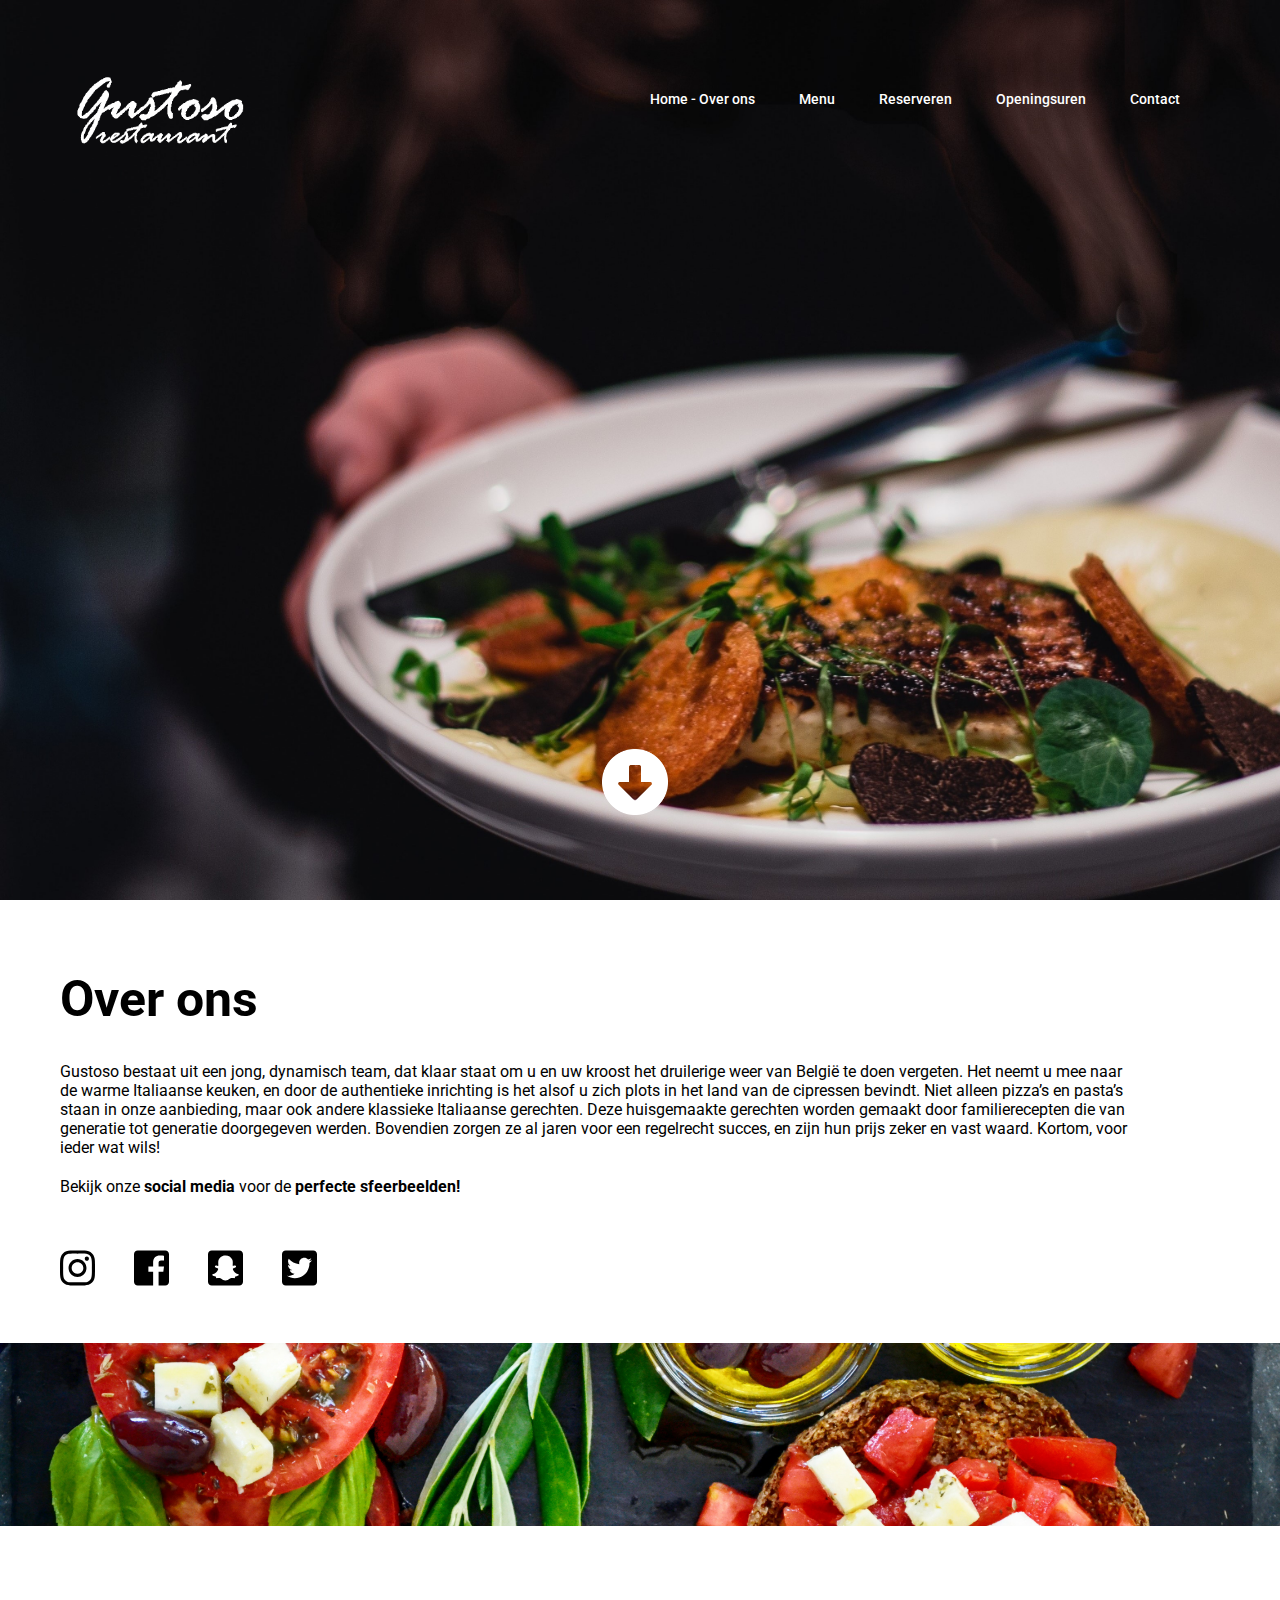
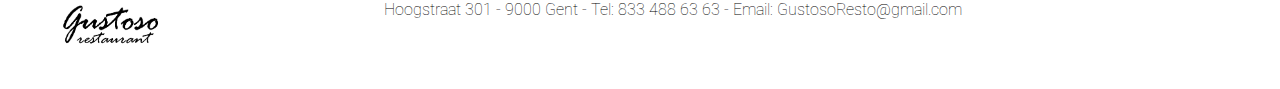
<file: index.html>
<!DOCTYPE html>
<html lang="en">
   <head>
      <meta charset="UTF-8">
      <meta name="viewport" content="width=device-width, initial-scale=1.0">
      <meta http-equiv="X-UA-Compatible" content="ie=edge">
      <link rel="stylesheet" href="./css/style.css">
      <link rel="stylesheet" media="screen and (max-width: 600px)" href="./css/smallscreen.css">
      <link rel="stylesheet" media="screen and (min-width: 601px) and (max-width: 900px)" href="./css/mediumsmall.css" />
      <link rel="stylesheet" media="screen and (min-width: 901px) and (max-width: 1330px)" href="./css/mediumbig.css">

      <link href="https://fonts.googleapis.com/css?family=Roboto:300&display=swap" rel="stylesheet">
      <link href="https://fonts.googleapis.com/css?family=Roboto:400,500,700" rel="stylesheet">
      <title>Eindopdracht - Fabio Le Noir</title>
   </head>
   <body>
      <header >
         <img class="logo" src="./fotos/Logo_gustoso_wit.png" alt="logo">
         <nav>
            <ul class="navlist">
               <li><a href="#">Home - Over ons</a></li>
               <li><a href="#">Menu</a></li>
               <li><a href="#">Reserveren</a></li>
               <li><a href="#">Openingsuren</a></li>
               <li><a href="#">Contact</a></li>
            </ul>
         </nav>
         <div class="buttonWrapper">
            <span class="button"><img class="arrow" src="./fotos/arrow-alt-circle-down-solid.png" alt="arrow"></span>
         </div>
      </header>
      <div class="text">
         <h1>Over ons</h1>
         <p>Gustoso bestaat uit een jong, dynamisch team, dat klaar staat om u en uw kroost
              het druilerige weer van België te doen vergeten. Het neemt u mee naar de warme Italiaanse 
              keuken, en door de authentieke inrichting is het alsof u zich plots in het land van de cipressen bevindt. 
              Niet alleen pizza’s en pasta’s staan in onze aanbieding, maar ook andere klassieke Italiaanse gerechten. 
              Deze huisgemaakte gerechten worden gemaakt door familierecepten die van generatie tot generatie doorgegeven werden. 
              Bovendien zorgen ze al jaren voor een regelrecht succes, en zijn hun prijs zeker en vast waard. Kortom, voor 
              ieder wat wils! 
         </p>
         <p>Bekijk onze <b>social media</b> voor de <b>perfecte sfeerbeelden!</b></p>
      </div>
      <div class="socialmediaAll">
      <ul>
         <li class="socialmediaGroup"><a href="#"><img src="./fotos/instagram-brands.svg" alt="insta"></a></li>
         <li class="socialmediaGroup"><a href="#"><img src="./fotos/facebook-square-brands.svg" alt="facebook"></a></li>
         <li class="socialmediaGroup"><a href="#"><img src="./fotos/snapchat-square-brands.svg" alt="snap"></a></li>
         <li class="socialmediaGroup"><a href="#"><img src="./fotos/twitter-square-brands.svg" alt="twitter"></a></li>
      </ul>
    </div>
      <div class="imageContainer">
         <img src="./fotos/cheese-cuisine-diet-1239312.jpg"/>
      </div>
      <footer>
            <img class="footerlogo" src="./fotos/Schermopname (58).png" alt="logo">
          <p class="footer"> Hoogstraat 301  -   9000 Gent   -   Tel: 833 488 63 63   -   Email: GustosoResto@gmail.com </p>
      </footer>
   </body>
</html>
</file>
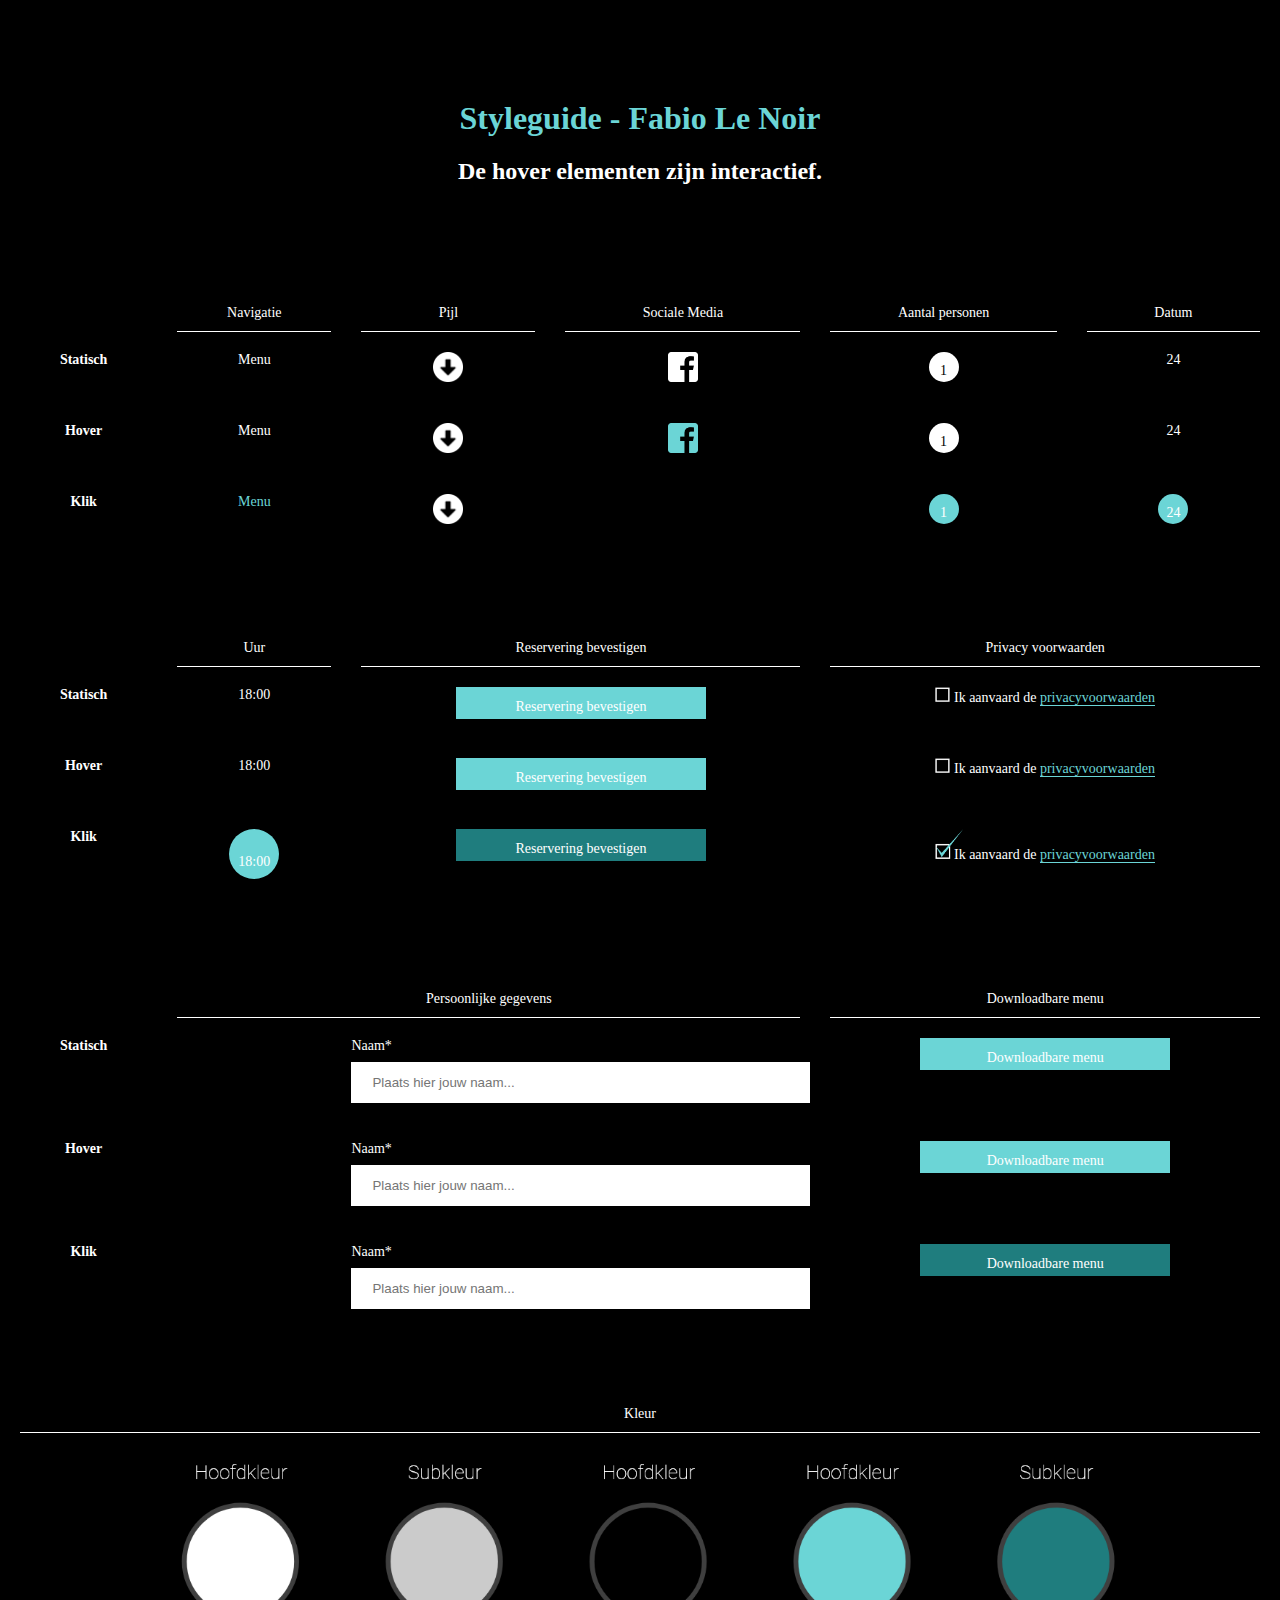
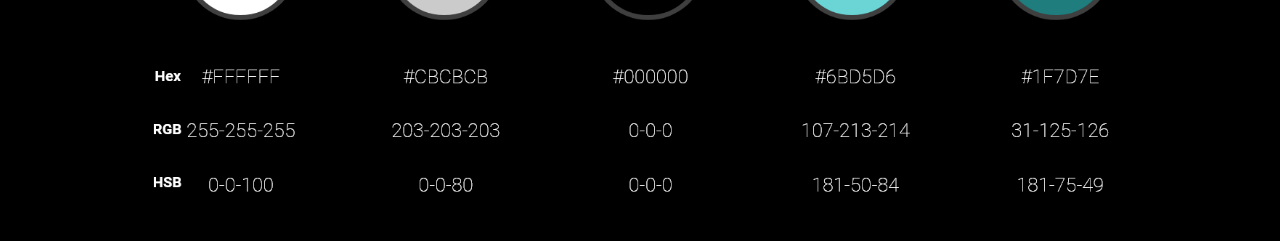
<file: Styleguide/index.html>
<!DOCTYPE html>
<html lang="en">
   <head>
      <meta charset="UTF-8">
      <meta name="viewport" content="width=device-width, initial-scale=1.0">
      <meta http-equiv="X-UA-Compatible" content="ie=edge">
      <link rel="stylesheet" href="./css/styleguide.css">
      <title>Styleguide - Fabio Le Noir</title>
   </head>
   <body>
      <h1>Styleguide - Fabio Le Noir</h1>
      <h2>De hover elementen zijn interactief. </h2>
      <div class="grid-container">
         <div class="item1"></div>
         <div class="titels">Navigatie</div>
         <div class="titels">Pijl</div>
         <div class="titels">Sociale Media</div>
         <div class="titels">Aantal personen</div>
         <div class="titels">Datum</div>
         <div class="state">Statisch</div>
         <div class="menu">Menu</div>
         <div class="black"><img class="pijl" src="./fotos/arrow-alt-circle-down-solid.png" alt="pijl"></div>
         <div class="black"><img class="socialMedia" src="./fotos/facebook-square-brands_wit.png" alt="socilMedia"></div>
         <div class="black"><span class="dot">1</span></div>
         <div class="datum">24</div>
         <div class="state">Hover</div>
         <div>
            <p class="menuHover">Menu</p>
         </div>
         <div class="black"><img class="pijlHover" src="./fotos/arrow-alt-circle-down-solid.png" alt="pijl"></div>
         <div class="black"><img class="socialMedia" src="./fotos/facebook-square-brands_blauw.png" alt="socilMedia"></div>
         <div class="black"><span class="dotHover">1</span></div>
         <div>
            <p class="datumHover">24</p>
         </div>
         <div class="state">Klik</div>
         <div class="menuKlik">Menu</div>
         <div class="black"><img class="pijl" src="./fotos/arrow-alt-circle-down-solid.png" alt="pijl"></div>
         <div class="black"></div>
         <div class="black"><span class="dotKlik">1</span></div>
         <div class="black"><span class="datumKlik">24</span></div>
         <div class="black"></div>
         <div class="titels">Uur</div>
         <div class="reserveringBevestigenTitels">Reservering bevestigen</div>
         <div class="privacyvoorwaardenTitels">Privacy voorwaarden</div>
         <div class="state">Statisch</div>
         <div class="uur">18:00</div>
         <div class="reserveringBevestigen"><span class="rechthoekReservering">Reservering bevestigen</span></div>
         <div class="privacyvoorwaarden"><img class="checkbox" src="./fotos/Schermopname (67).png" alt="checkbox"> Ik aanvaard de <span class="kleurPrivacy">privacyvoorwaarden</span></div>
         <div class="state">Hover</div>
         <div class="black">
            <p class="uurHover">18:00</p>
         </div>
         <div class="reserveringBevestigen"><span class="rechthoekReserveringHover">Reservering bevestigen</span></div>
         <div class="privacyvoorwaarden"><img  class="checkbox" src="./fotos/Schermopname (67).png" alt="checkbox"> Ik aanvaard de <span class="kleurPrivacy">privacyvoorwaarden</span></div>
         <div class="state">Klik</div>
         <div class="black"><span class="uurKlik">18:00</span></div>
         <div class="reserveringBevestigen"><span class="rechthoekReserveringKlik">Reservering bevestigen</span></div>
         <div class="privacyvoorwaarden"><img  class="checkboxKlik" src="./fotos/Schermopname (65).png" alt="checkbox"> Ik aanvaard de <span class="kleurPrivacy">privacyvoorwaarden</span></div>
         <div class="black"></div>
         <div class="persoonlijkeGegevensTitels">Persoonlijke gegevens</div>
         <div class="downloadbareMenuTitels">Downloadbare menu</div>
         <div class="statePadding">Statisch</div>
         <div class="black"></div>

         <div class="persoonlijkeGegevens">
        <form action="/action_page.php">
          <label class="label" for="fname">Naam*</label>
          <input type="text" id="fname" name="firstname" placeholder="Plaats hier jouw naam...">
        </div>
        
         <div class="downloadbareMenu"><span class="rechthoekReservering">Downloadbare menu</span></div>
         <div class="statePadding">Hover</div>
         <div class="black"></div>
         <div class="persoonlijkeGegevens"><form action="/action_page.php">
          <label class="label" for="fname">Naam*</label>
          <input type="text" id="fname" name="firstname" placeholder="Plaats hier jouw naam..."></div>
         <div class="downloadbareMenu"><span class="rechthoekReserveringHover">Downloadbare menu</span></div>
         <div class="statePadding">Klik</div>
         <div class="black"></div>
         <div class="persoonlijkeGegevens"><form action="/action_page.php">
          <label class="label" for="fname">Naam*</label>
          <input type="text" id="fname" name="firstname" placeholder="Plaats hier jouw naam..."></div>
         <div class="downloadbareMenu"><span class="rechthoekReserveringKlik">Downloadbare menu</span></div>
         <div class="kleurTitels">Kleur</div>
         <div class="kleur"><img class="kleurAll" src="./fotos/Schermopname (70).png" alt="Kleur"></div>
         
      </div>
   </body>
</html>
</file>
<file: css/style.css>
/*------------------Header------------------*/

header {
	background-image: url("../fotos/jason-edwards-1296095-unsplash2.jpg");
	height: 100vh;
	background-repeat: no-repeat;
	background-size: cover;
	position: relative;
}

.logo {
	width: 250px;
	color: wheat;
	margin-left: 120px;
	margin-top: -60px;
	float: left;
	position: absolute;
}


/*-----------nav-----------*/
.navlist {
	list-style: none;
	float: right;
	margin-right: 80px;
	margin-top: 50px;
}

.navlist li {
	display: inline-block;
	padding: 40px;
}

.navlist li a {
	text-decoration: none;
	color: white;
	font-size: 20px;
	font-family: 'Roboto', sans-serif;
	font-weight: 500;
	transition: 0.5s;
}

li a:hover {
	color: #6BD5D6;
}

li a:current {
	color: #6BD5D6;
}

@keyframes bounce {
	0%,
	100%,
	20%,
	50%,
	80% {
		-webkit-transform: translateY(0);
		-ms-transform: translateY(0);
		transform: translateY(0)
	}
	40% {
		-webkit-transform: translateY(-30px);
		-ms-transform: translateY(-30px);
		transform: translateY(-30px)
	}
	60% {
		-webkit-transform: translateY(-15px);
		-ms-transform: translateY(-15px);
		transform: translateY(-15px)
	}
}

span {
	position: absolute;
	left: 47%;
	width: 20px;
	top: 80%;
	line-height: 180px;
	-webkit-animation-duration: 1s;
	animation-duration: 1s;
	-webkit-animation-fill-mode: both;
	animation-fill-mode: both;
	-webkit-animation-timing-function: ease-in-out;
	animation-timing-function: ease-in-out;
	animation-iteration-count: infinite;
	-webkit-animation-iteration-count: infinite;
}

span:hover {
	cursor: pointer;
	animation-name: bounce;
	-moz-animation-name: bounce;
}

.arrow{
	width: 66px;
}



/*------------------Body------------------*/

.imageContainer {
	width: 100%;
}

.imageContainer img {
	width: 100%;
}

body {
	padding: 0;
	margin: 0;
}

.text {
	margin-left: 120px;
	margin-right: 320px;
	font-family: 'Roboto', sans-serif;
}

h1 {
	margin-top: 70px;
	font-size: 50px;
}

p {
	margin-top: 20px;
	font-size: 16px;
}

.bold{
    font-weight: bold;
}

.socialmediaGroup{
	color: black;
    margin-right: 35px;
    margin-top: 20px;
    width: 35px;
    list-style: none;
	display: inline-block;
	margin-bottom: 35px;

}

.socialmediaAll:hover{
	color: #6BD5D6;
}



.socialmediaAll{
	float: left;
	margin-left: 80px;
}

svg{
	color: black
}



/*------------------Footer------------------*/

.footer{
	font-family: 'Roboto', sans-serif;
	font-weight: lighter;
	margin-top: 70px;
	margin-bottom: 70px;
	margin-left: 30%;

}

.footerlogo{
	width: 100px;
	margin-right: 40px;
	float: left;
	margin-left: 120px;
	
}
</file>
<file: css/smallscreen.css>
/*------------------Header------------------*/

header {
    background-image: url("../fotos/jason-edwards-1296095-unsplash2.jpg") center;
    -webkit-background-size: cover;
    -moz-background-size: cover;
    -o-background-size: cover;
	height: 100vh;
	background-repeat: no-repeat;
	background-size: cover;
	position: relative;
}

.logo {
	width: 250px;
	color: wheat;
	margin-left: 25%;
	margin-top: -60px;
    float: left;
    position: absolute;
}


/*-----------nav-----------*/
.navlist {
	list-style: none;
	float: left;
	margin-right: 100px;
    margin-top: 270px;
    margin-left: 25%;
    text-align: center;
}

.navlist li {
	display: list-item;
	padding: 15px;
}

.navlist li a {
	text-decoration: none;
	color: white;
	font-size: 20px;
	font-family: 'Roboto', sans-serif;
	font-weight: 500;
	transition: 0.5s;
}

li a:hover {
	color: #6BD5D6;
}

li a:current {
	color: #6BD5D6;
}

@keyframes bounce {
	0%,
	100%,
	20%,
	50%,
	80% {
		-webkit-transform: translateY(0);
		-ms-transform: translateY(0);
		transform: translateY(0)
	}
	40% {
		-webkit-transform: translateY(-30px);
		-ms-transform: translateY(-30px);
		transform: translateY(-30px)
	}
	60% {
		-webkit-transform: translateY(-15px);
		-ms-transform: translateY(-15px);
		transform: translateY(-15px)
	}
}

span {
	position: absolute;
	left: 47%;
	width: 20px;
	top: 80%;
	line-height: 180px;
	-webkit-animation-duration: 1s;
	animation-duration: 1s;
	-webkit-animation-fill-mode: both;
	animation-fill-mode: both;
	-webkit-animation-timing-function: ease-in-out;
	animation-timing-function: ease-in-out;
	animation-iteration-count: infinite;
	-webkit-animation-iteration-count: infinite;
}

span:hover {
	cursor: pointer;
	animation-name: bounce;
	-moz-animation-name: bounce;
}

.arrow{
	width: 66px;
}



/*------------------Body------------------*/

.imageContainer {
	width: 100%;
}

.imageContainer img {
	width: 100%;
}

body {
	padding: 0;
	margin: 0;
}

.text {
	margin-left: 30px;
	margin-right: 30px;
	font-family: 'Roboto', sans-serif;
}

h1 {
	margin-top: 70px;
    font-size: 50px;}

p {
	margin-top: 20px;
	font-size: 16px;
}

.bold{
    font-weight: bold;
}

.socialmediaGroup{
	color: black;
    margin-right: 35px;
    margin-top: 20px;
    width: 35px;
    list-style: none;
	display: inline-block;
	margin-bottom: 35px;

}

.socialmediaAll:hover{
	color: #6BD5D6;
}



.socialmediaAll{
	float: left;
	margin-left: -10px;
}

svg{
	color: black
}



/*------------------Footer------------------*/

.footer{
	font-family: 'Roboto', sans-serif;
	font-weight: lighter;
	margin-top: 70px;
	margin-bottom: 70px;
    margin-left: 30%;
    font-size: 15px;
    margin-right: 30px

}

.footerlogo{
	width: 100px;
	margin-right: 40px;
	float: left;
	margin-left: 30px;
	
}
</file>
<file: css/mediumsmall.css>
/*------------------Header------------------*/

header {
    background-image: url("../fotos/jason-edwards-1296095-unsplash2.jpg") center;
	height: 100vh;
	background-repeat: no-repeat;
	background-size: cover;
	position: relative;
}

.logo {
	width: 250px;
	color: wheat;
	margin-left: 33%;
	margin-top: -60px;
    float: left;
    position: absolute;
}


/*-----------nav-----------*/
.navlist {
	list-style: none;
	float: left;
	margin-right: 100px;
    margin-top: 270px;
    margin-left: 33%;
    text-align: center;
}

.navlist li {
	display: list-item;
	padding: 15px;
}

.navlist li a {
	text-decoration: none;
	color: white;
	font-size: 20px;
	font-family: 'Roboto', sans-serif;
	font-weight: 500;
	transition: 0.5s;
}

li a:hover {
	color: #6BD5D6;
}

li a:current {
	color: #6BD5D6;
}

@keyframes bounce {
	0%,
	100%,
	20%,
	50%,
	80% {
		-webkit-transform: translateY(0);
		-ms-transform: translateY(0);
		transform: translateY(0)
	}
	40% {
		-webkit-transform: translateY(-30px);
		-ms-transform: translateY(-30px);
		transform: translateY(-30px)
	}
	60% {
		-webkit-transform: translateY(-15px);
		-ms-transform: translateY(-15px);
		transform: translateY(-15px)
	}
}

span {
	position: absolute;
	left: 47%;
	width: 20px;
	top: 80%;
	line-height: 180px;
	-webkit-animation-duration: 1s;
	animation-duration: 1s;
	-webkit-animation-fill-mode: both;
	animation-fill-mode: both;
	-webkit-animation-timing-function: ease-in-out;
	animation-timing-function: ease-in-out;
	animation-iteration-count: infinite;
	-webkit-animation-iteration-count: infinite;
}

span:hover {
	cursor: pointer;
	animation-name: bounce;
	-moz-animation-name: bounce;
}

.arrow{
	width: 66px;
}



/*------------------Body------------------*/

.imageContainer {
	width: 100%;
}

.imageContainer img {
	width: 100%;
}

body {
	padding: 0;
	margin: 0;
}

.text {
	margin-left: 30px;
	margin-right: 100px;
	font-family: 'Roboto', sans-serif;
}

h1 {
	margin-top: 70px;
    font-size: 50px;}

p {
	margin-top: 20px;
	font-size: 16px;
}

.bold{
    font-weight: bold;
}

.socialmediaGroup{
	color: black;
    margin-right: 35px;
    margin-top: 20px;
    width: 35px;
    list-style: none;
	display: inline-block;
	margin-bottom: 35px;

}

.socialmediaAll:hover{
	color: #6BD5D6;
}



.socialmediaAll{
	float: left;
	margin-left: -10px;
}

svg{
	color: black
}



/*------------------Footer------------------*/

.footer{
	font-family: 'Roboto', sans-serif;
	font-weight: lighter;
	margin-top: 70px;
	margin-bottom: 70px;
    margin-left: 30%;
    font-size: 15px;
    margin-right: 30px

}

.footerlogo{
	width: 100px;
	margin-right: 40px;
	float: left;
	margin-left: 30px;
	
}
</file>
<file: css/mediumbig.css>
/*------------------Header------------------*/

header {
	background-image: url("../fotos/jason-edwards-1296095-unsplash2.jpg") cover;
	height: 100vh;
	background-repeat: no-repeat;
	background-size: cover;
	position: relative;
}

.logo {
	width: 200px;
	color: wheat;
	margin-left: 60px;
	margin-top: -20px;
    float: left;
    position: absolute;
}


/*-----------nav-----------*/
.navlist {
	list-style: none;
	float: right;
	margin-right: 60px;
	margin-top: 50px;
}

.navlist li {
	display: inline-block;
    padding-top: 40px;
    padding-left: 0px;
}

.navlist li a {
	text-decoration: none;
	color: white;
	font-size: 14px;
	font-family: 'Roboto', sans-serif;
	font-weight: 500;
	transition: 0.5s;
}

li a:hover {
	color: #6BD5D6;
}

li a:current {
	color: #6BD5D6;
}

@keyframes bounce {
	0%,
	100%,
	20%,
	50%,
	80% {
		-webkit-transform: translateY(0);
		-ms-transform: translateY(0);
		transform: translateY(0)
	}
	40% {
		-webkit-transform: translateY(-30px);
		-ms-transform: translateY(-30px);
		transform: translateY(-30px)
	}
	60% {
		-webkit-transform: translateY(-15px);
		-ms-transform: translateY(-15px);
		transform: translateY(-15px)
	}
}

span {
	position: absolute;
	left: 47%;
	width: 20px;
	top: 80%;
	line-height: 180px;
	-webkit-animation-duration: 1s;
	animation-duration: 1s;
	-webkit-animation-fill-mode: both;
	animation-fill-mode: both;
	-webkit-animation-timing-function: ease-in-out;
	animation-timing-function: ease-in-out;
	animation-iteration-count: infinite;
	-webkit-animation-iteration-count: infinite;
}

span:hover {
	cursor: pointer;
	animation-name: bounce;
	-moz-animation-name: bounce;
}

.arrow{
	width: 66px;
}



/*------------------Body------------------*/

.imageContainer {
	width: 100%;
}

.imageContainer img {
	width: 100%;
}

body {
	padding: 0;
	margin: 0;
}

.text {
	margin-left: 60px;
	margin-right: 150px;
	font-family: 'Roboto', sans-serif;
}

h1 {
	margin-top: 70px;
	font-size: 50px;
}

p {
	margin-top: 20px;
	font-size: 16px;
}

.bold{
    font-weight: bold;
}

.socialmediaGroup{
	color: black;
    margin-right: 35px;
    margin-top: 20px;
    width: 35px;
    list-style: none;
	display: inline-block;
	margin-bottom: 35px;

}

.socialmediaAll:hover{
	color: #6BD5D6;
}



.socialmediaAll{
	float: left;
	margin-left: 20px;
}

svg{
	color: black
}



/*------------------Footer------------------*/

.footer{
	font-family: 'Roboto', sans-serif;
	font-weight: lighter;
	margin-top: 70px;
	margin-bottom: 70px;
	margin-left: 30%;

}

.footerlogo{
	width: 100px;
	margin-right: 40px;
	float: left;
	margin-left: 60px;
	
}
</file>
<file: Styleguide/css/styleguide.css>
/*----------------------------ALGEMEEN----------------------------*/

body {
	padding: 0px;
	margin: 0px;
	background-color: black;
}

.grid-container {
	display: grid;
	grid-template-columns: auto auto auto auto auto auto;
	grid-gap: 10px;
	padding: 10px;
}

.grid-container>div {
	background-color:black;
	text-align: center;
	padding: 10px 0px 10px 0px;
	font-size: 14px;
}

h1 {
  margin-top: 100px;
	color: #6BD5D6;
	justify-content: center;
	font-family: roboto;
	font-weight: 900;
	text-align: center;
}

h2 {
	color: white;
	justify-content: center;
	font-family: roboto;
	font-weight: 900;
  text-align: center;
  margin-bottom: 100px;
}


/* 
  .item1 {
    grid-column-start: 1;
    grid-column-end: 3;
  }*/

.titels {
	color: white;
	font-family: roboto;
  font-weight: 200;
  padding-top: 50px;
  border-bottom: 1px white solid;
  margin-left: 10px;
  margin-right: 10px;
}

.state {
	font-family: Roboto;
	font-weight: 900;
	color: white;
  margin-bottom: 25px;
}


/*----------------------------Menu----------------------------*/

.menu {
	font-family: roboto;
	font-weight: 500;
	color: white;
}

.menuKlik {
	font-family: roboto;
	font-weight: 500;
  color: #6BD5D6;
  margin-bottom: 100px;
}

.menuHover {
	font-family: roboto;
	font-weight: 500;
	display: inline;
	color: white;
	transition: 0.5s;
}

.menuHover:hover {
	color: #6BD5D6;
}


/*----------------------------Pijltje----------------------------*/

@keyframes bounce {
	0%,
	100%,
	20%,
	50%,
	80% {
		-webkit-transform: translateY(0);
		-ms-transform: translateY(0);
		transform: translateY(0)
	}
	40% {
		-webkit-transform: translateY(-30px);
		-ms-transform: translateY(-30px);
		transform: translateY(-30px)
	}
	60% {
		-webkit-transform: translateY(-15px);
		-ms-transform: translateY(-15px);
		transform: translateY(-15px)
	}
}

.pijlHover {
	width: 30px;
	justify-content: center;
	line-height: 180px;
	-webkit-animation-duration: 1s;
	animation-duration: 1s;
	-webkit-animation-fill-mode: both;
	animation-fill-mode: both;
	-webkit-animation-timing-function: ease-in-out;
	animation-timing-function: ease-in-out;
	animation-iteration-count: infinite;
	-webkit-animation-iteration-count: infinite;
}

.pijlHover:hover {
	cursor: pointer;
	animation-name: bounce;
	-moz-animation-name: bounce;
}

.pijl {
	width: 30px;
	justify-content: center;
}


/*----------------------------Sociale media----------------------------*/

.socialMedia {
	width: 30px
}


/*----------------------------Aantal personen----------------------------*/

.dotHover {
	height: 23px;
	width: 30px;
	justify-content: center;
	align-content: center;
	background-color: white;
	border-radius: 50%;
	display: inline-block;
	font-family: roboto;
	font-weight: 500;
	transition: 0.5s;
	padding-top: 7px;
}

.dotHover:hover {
	color: white;
	background-color: #6BD5D6;
}

.dot {
	height: 23px;
	width: 30px;
	justify-content: center;
	align-content: center;
	background-color: white;
	border-radius: 50%;
	display: inline-block;
	font-family: roboto;
	font-weight: 500;
	padding-top: 7px;
}

.dotKlik {
	height: 23px;
	width: 30px;
	justify-content: center;
	align-content: center;
	background-color: #6BD5D6;
	border-radius: 50%;
	display: inline-block;
	font-family: roboto;
	font-weight: 500;
	padding-top: 7px;
	color: white;
}


/*----------------------------Datum----------------------------*/

.datumKlik {
	height: 23px;
	width: 30px;
	justify-content: center;
	align-content: center;
	background-color: #6BD5D6;
	border-radius: 50%;
	display: inline-block;
	font-family: roboto;
	font-weight: 500;
	padding-top: 7px;
	color: white;
}

.datum {
	font-weight: 500;
	font-family: roboto;
	color: white;
}

.datumHover {
	font-weight: 500;
	font-family: roboto;
	color: white;
	transition: 0.5s;
	display: inline;
}

.datumHover:hover {
	color: #6BD5D6;
}


/*----------------------------Uur----------------------------*/

.uurKlik {
	height: 35px;
	width: 50px;
	justify-content: center;
	align-content: center;
	background-color: #6BD5D6;
	border-radius: 50%;
	display: inline-block;
	font-family: roboto;
	font-weight: 500;
	padding-top: 15px;
	color: white;
}

.uur {
	font-weight: 500;
	font-family: roboto;
	color: white;
}

.uurHover {
	font-weight: 500;
	font-family: roboto;
	color: white;
	transition: 0.5s;
	display: inline;
}

.uurHover:hover {
	color: #6BD5D6;
}


/*----------------------------Reservering bevestigen----------------------------*/

.reserveringBevestigen {
	grid-column-start: 3;
  grid-column-end: 5;
  font-family: roboto;
  font-weight: 500;
  background-color: #6BD5D6;
  
    
}

.reserveringBevestigenTitels{
  color: white;
	font-family: roboto;
  font-weight: 200;
  grid-column-start: 3;
  grid-column-end: 5;
  border-bottom: 1px white solid;
  margin-left: 10px;
  margin-right: 10px;
}
.rechthoekReservering{
  height: 25px;
  width: 250px;
  justify-content: center;
  align-content: center;
  background-color: #6BD5D6;
  color: white;
  display: inline-block;
  font-family: roboto;
  font-weight: 500;
  transition: 0.5s;
  padding-top: 7px;
}

.rechthoekReserveringHover{
  height: 25px;
  width: 250px;
  justify-content: center;
  align-content: center;
  background-color: #6BD5D6;
  color: white;
  display: inline-block;
  font-family: roboto;
  font-weight: 500;
  transition: 0.5s;
  padding-top: 7px;
  transition: 0,5s;
}

.rechthoekReserveringHover:hover{
  box-shadow:3px 3px 3px rgba(255, 255, 255, 0.493) ;

}

.rechthoekReserveringKlik{
  height: 25px;
  width: 250px;
  justify-content: center;
  align-content: center;
  background-color: #1F7D7E;
  color: white;
  display: inline-block;
  font-family: roboto;
  font-weight: 500;
  transition: 0.5s;
  padding-top: 7px;
  margin-bottom: 100px;
}

/*----------------------------Privacyvoorwaarden----------------------------*/

.privacyvoorwaarden {
	grid-column-start: 5;
  grid-column-end: 7;
  font-family: roboto;
  font-weight: 500;
  color: white;
}

.privacyvoorwaardenTitels{
  color: white;
	font-family: roboto;
  font-weight: 200;
  grid-column-start: 5;
  grid-column-end: 7;
  border-bottom: 1px white solid;
  margin-left: 10px;
  margin-right: 10px;
}

.checkbox{
  width: 15px;
}

.checkboxKlik{
  width: 30px;
  margin-right: -15px;
}

.kleurPrivacy{
  color: #6BD5D6;
  border-bottom: #6BD5D6 1px solid;
  padding-bottom: -10px;
}

/*----------------------------Downloadbare menu----------------------------*/

.downloadbareMenuTitels{
  color: white;
	font-family: roboto;
  font-weight: 200;
  grid-column-start: 5;
  grid-column-end: 7;
  border-bottom: 1px white solid;
  margin-left: 10px;
  margin-right: 10px;
}

.downloadbareMenu {
	grid-column-start: 5;
  grid-column-end: 7;
  font-family: roboto;
  font-weight: 500;
  background-color: #6BD5D6;
    
}

/*----------------------------Persoonlijke Gegevens----------------------------*/

.persoonlijkeGegevensTitels{
  color: white;
	font-family: roboto;
  font-weight: 200;
  grid-column-start: 2;
  grid-column-end: 5;
  border-bottom: 1px white solid;
  margin-left: 10px;
  margin-right: 10px;
  
}

.persoonlijkeGegevens{
  grid-column-start: 3;
  grid-column-end: 5;
  color: white;
  font-family: roboto;
}

.persoonlijkeGegevensScreen{
  width: 500px;
}

.statePadding{
  font-family: Roboto;
	font-weight: 900;
	color: white;
  margin-bottom: 25px;
  padding-top: 20px;
}







input[type=text], select {
  width: 100%;
  padding: 12px 20px;
  margin: 8px 0;
  display: inline-block;
  border: 1px solid white;
	box-sizing: border-box;
	
}

input[type=submit] {
	width: 100%;
  color: white;
  padding: 14px 20px;
  margin: 8px 0;
  border: none;
	cursor: pointer;
	margin-right: 20%;
}

.label{
	float: left;
	font-family: roboto;
  font-weight: 400;
}

/*----------------------------Kleur----------------------------*/

.kleur{
  grid-column-start: 1;
  grid-column-end: 7;
}
.kleurAll{

  width: 1000px;
}

.kleurTitels{
  color: white;
	font-family: roboto;
  font-weight: 200;
  padding-top: 50px;
  border-bottom: 1px white solid;
  margin-left: 10px;
  margin-right: 10px;
  grid-column-start: 1;
  grid-column-end: 7;
}
</file>
